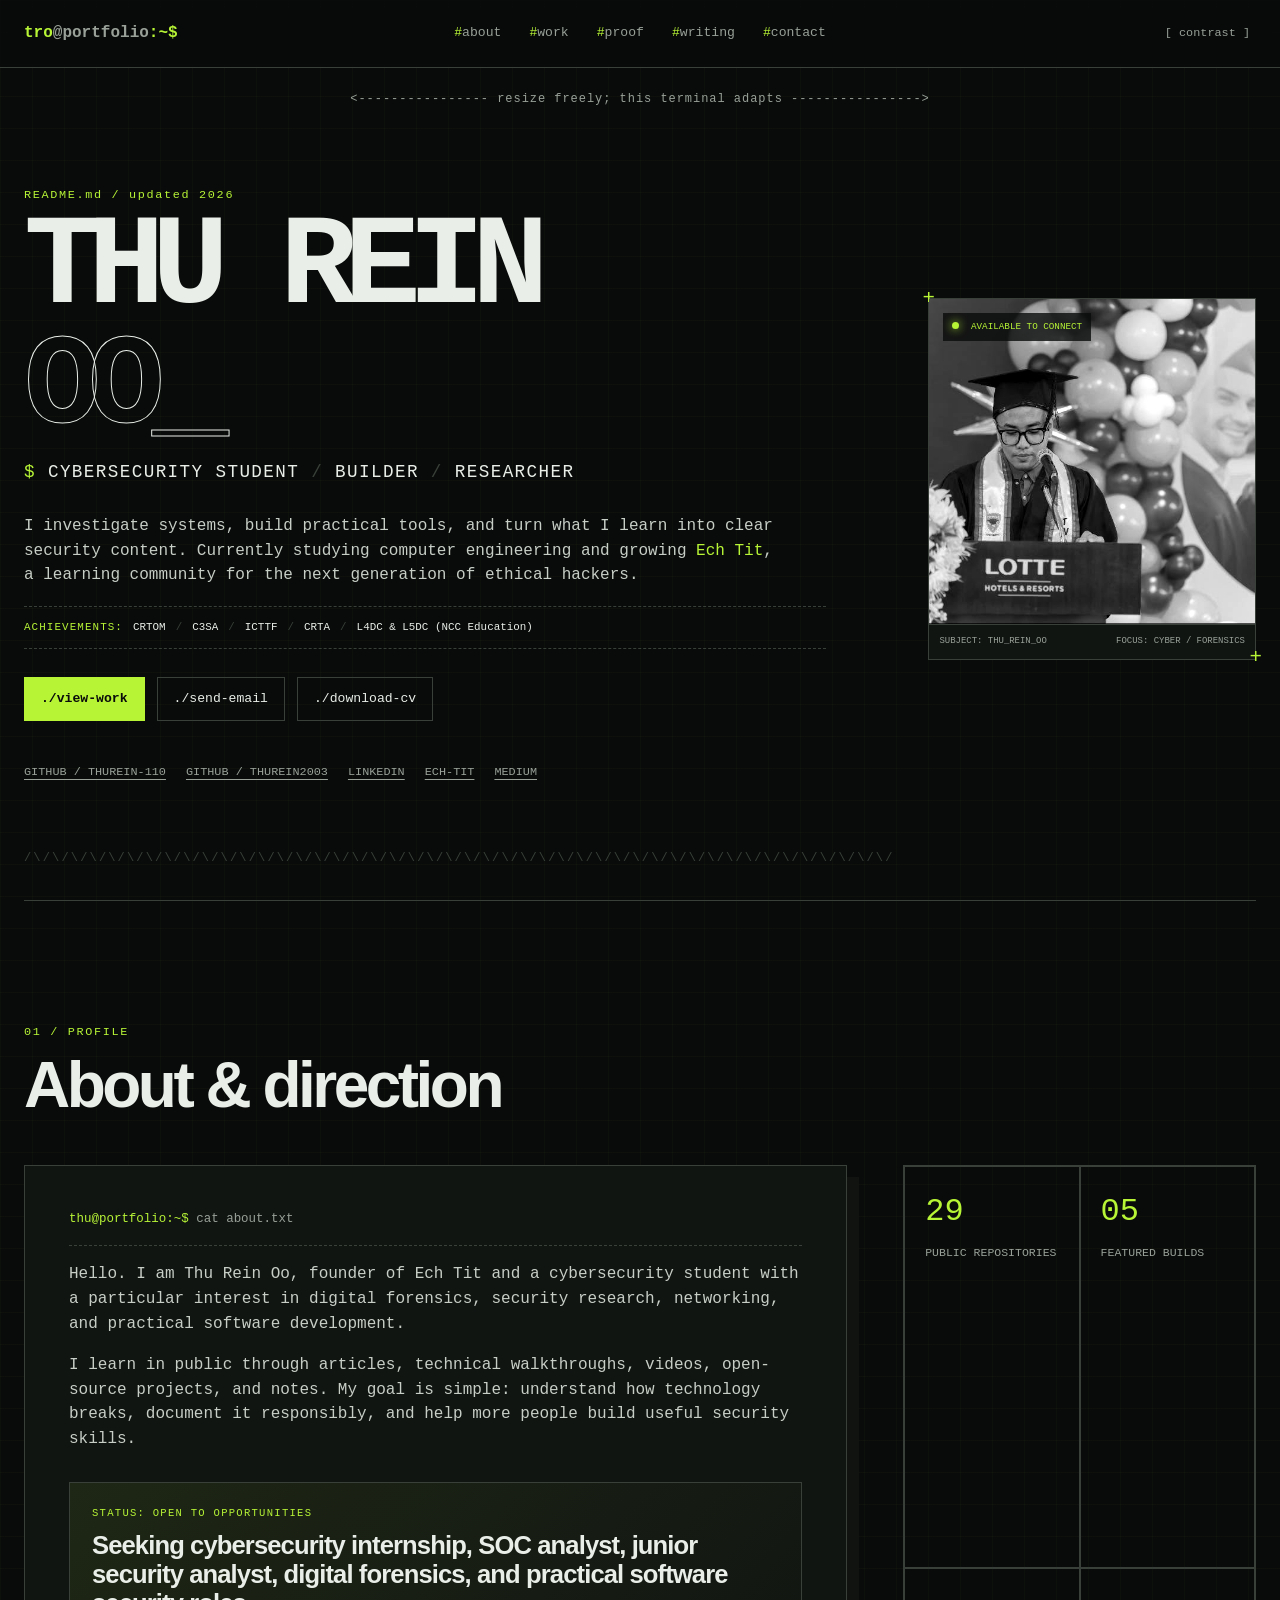
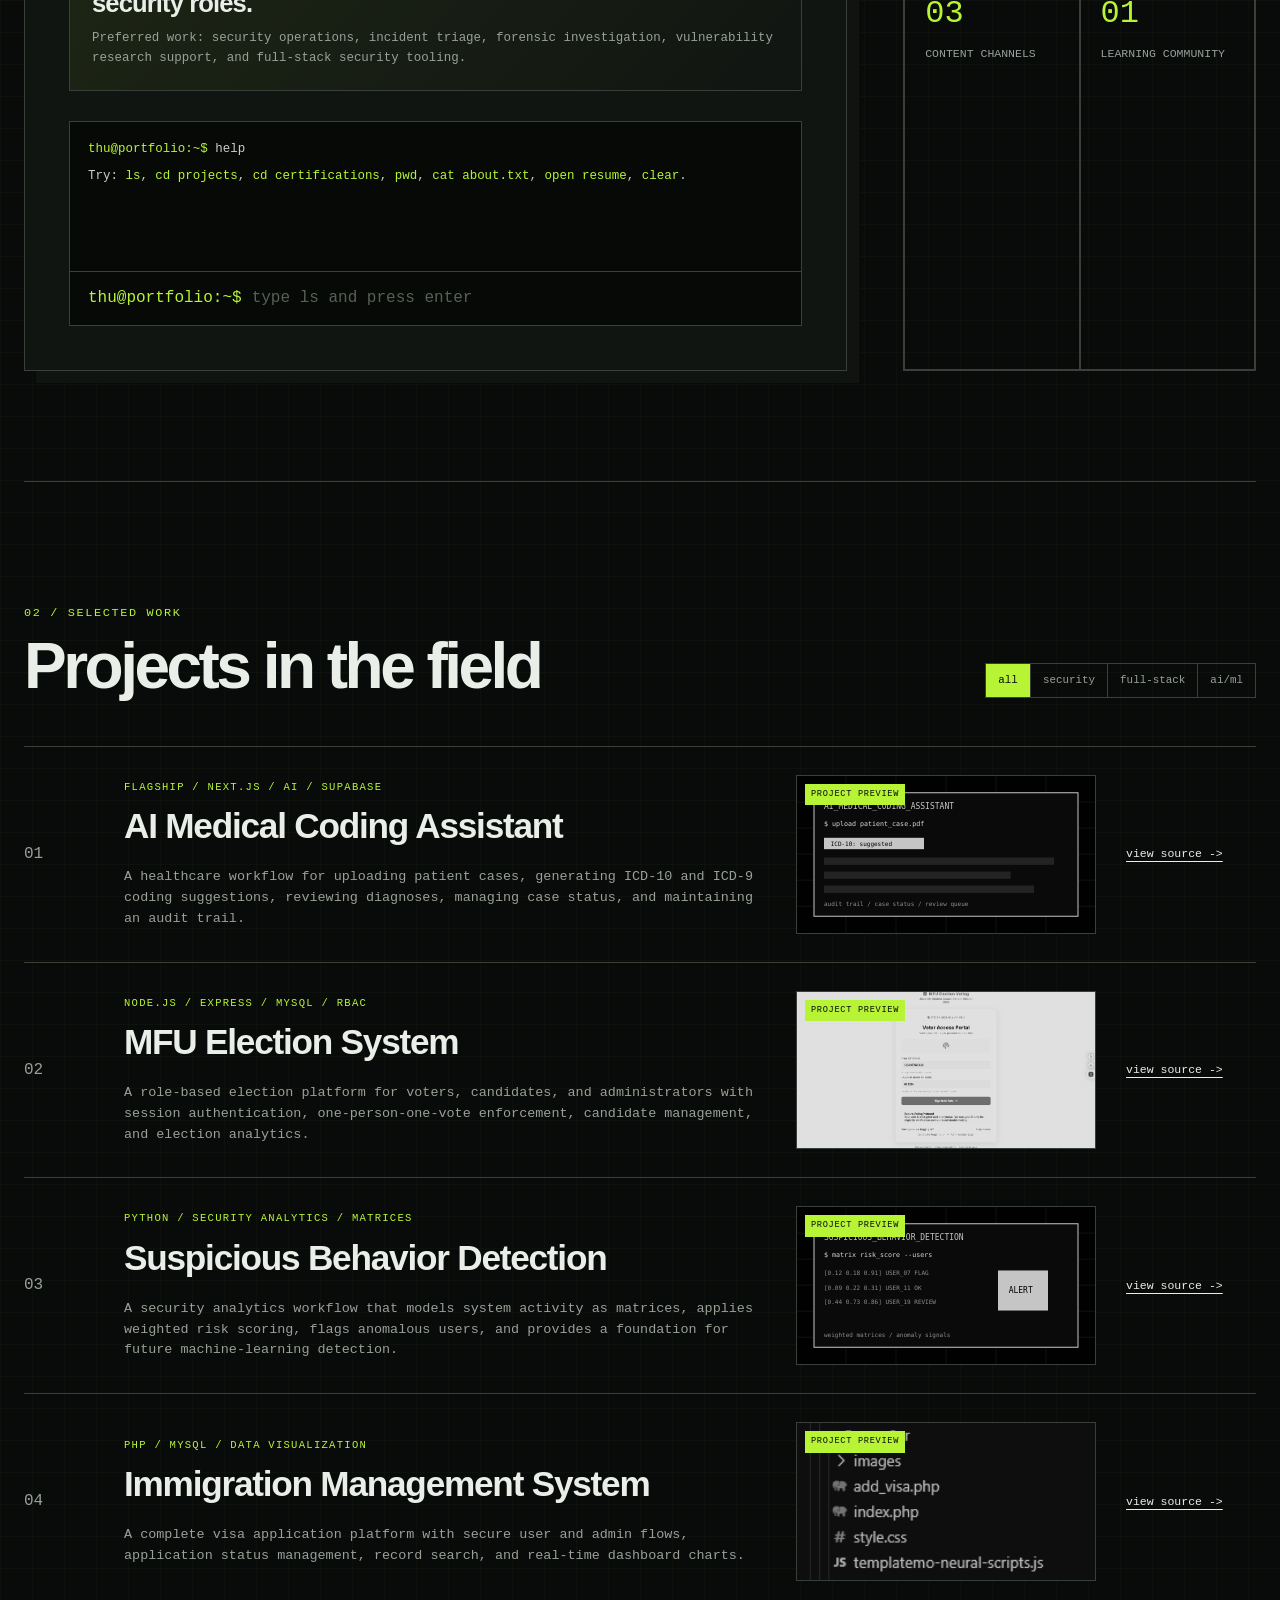
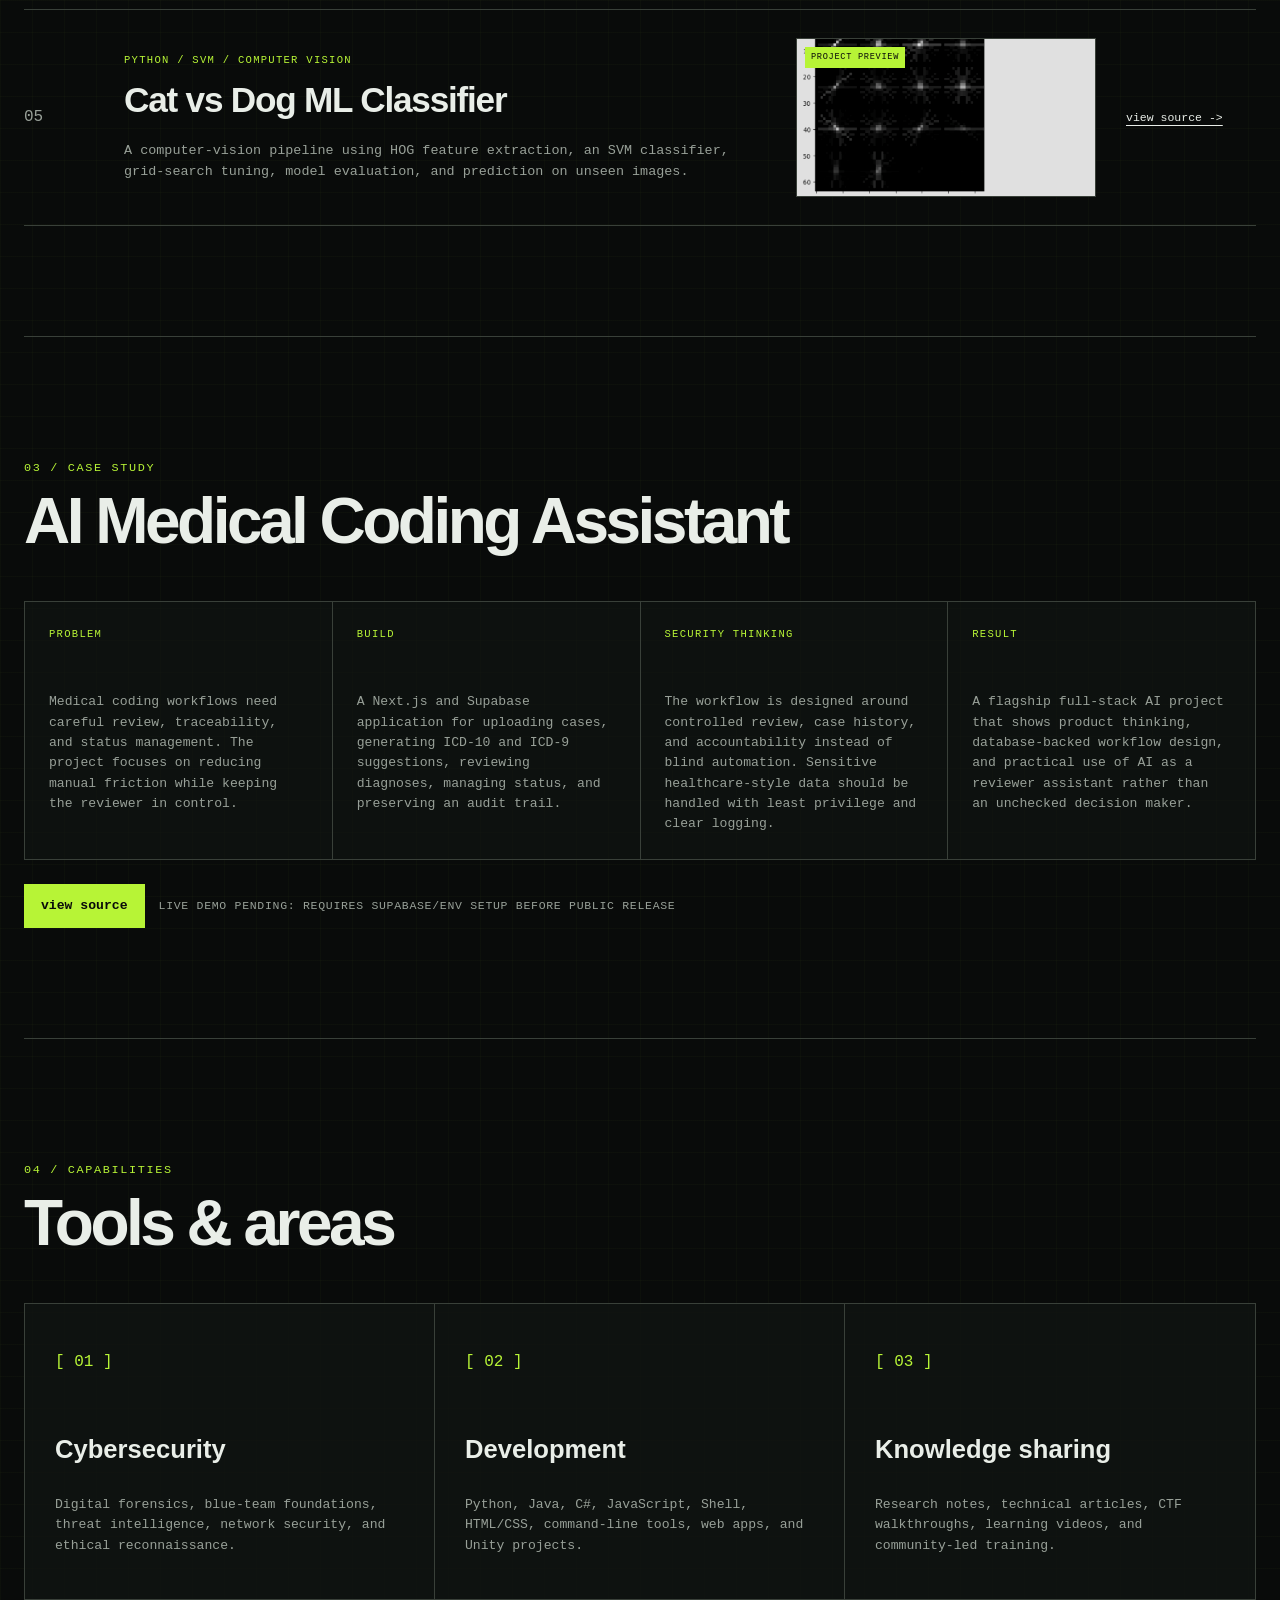
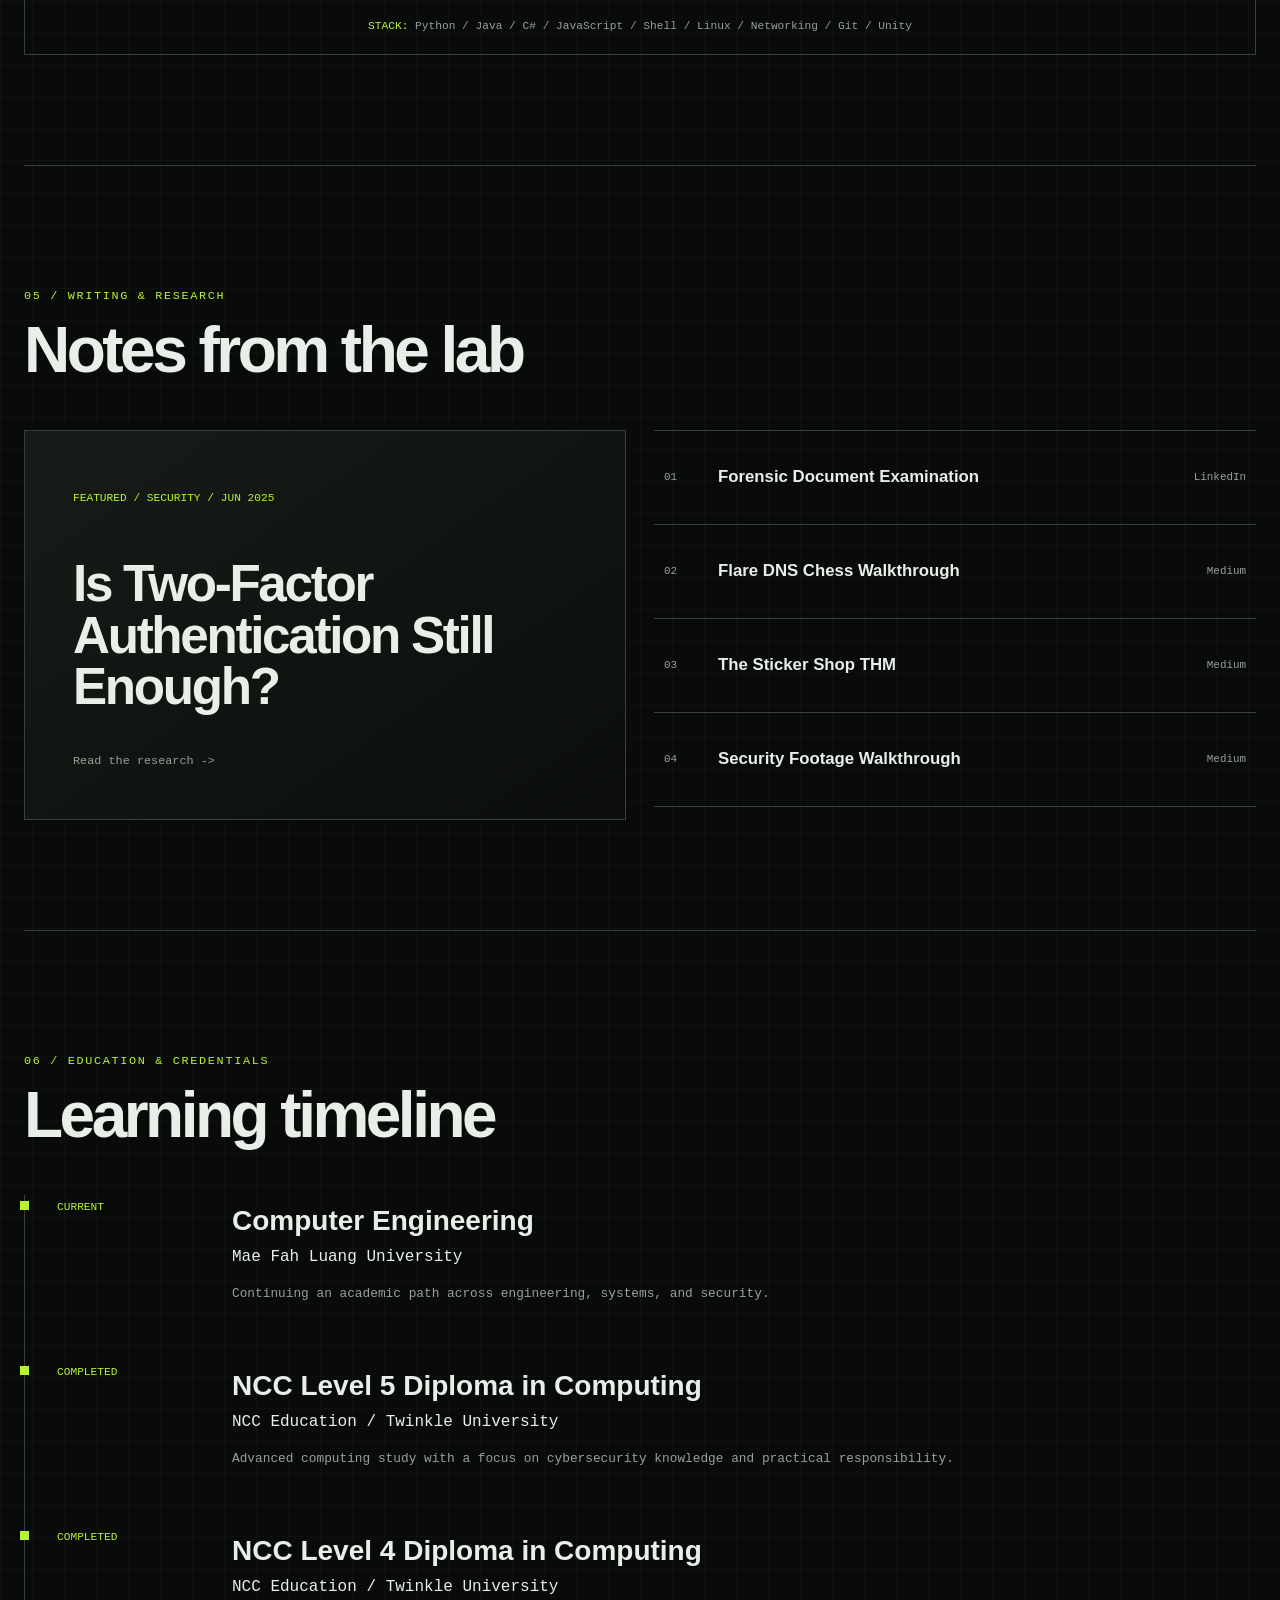
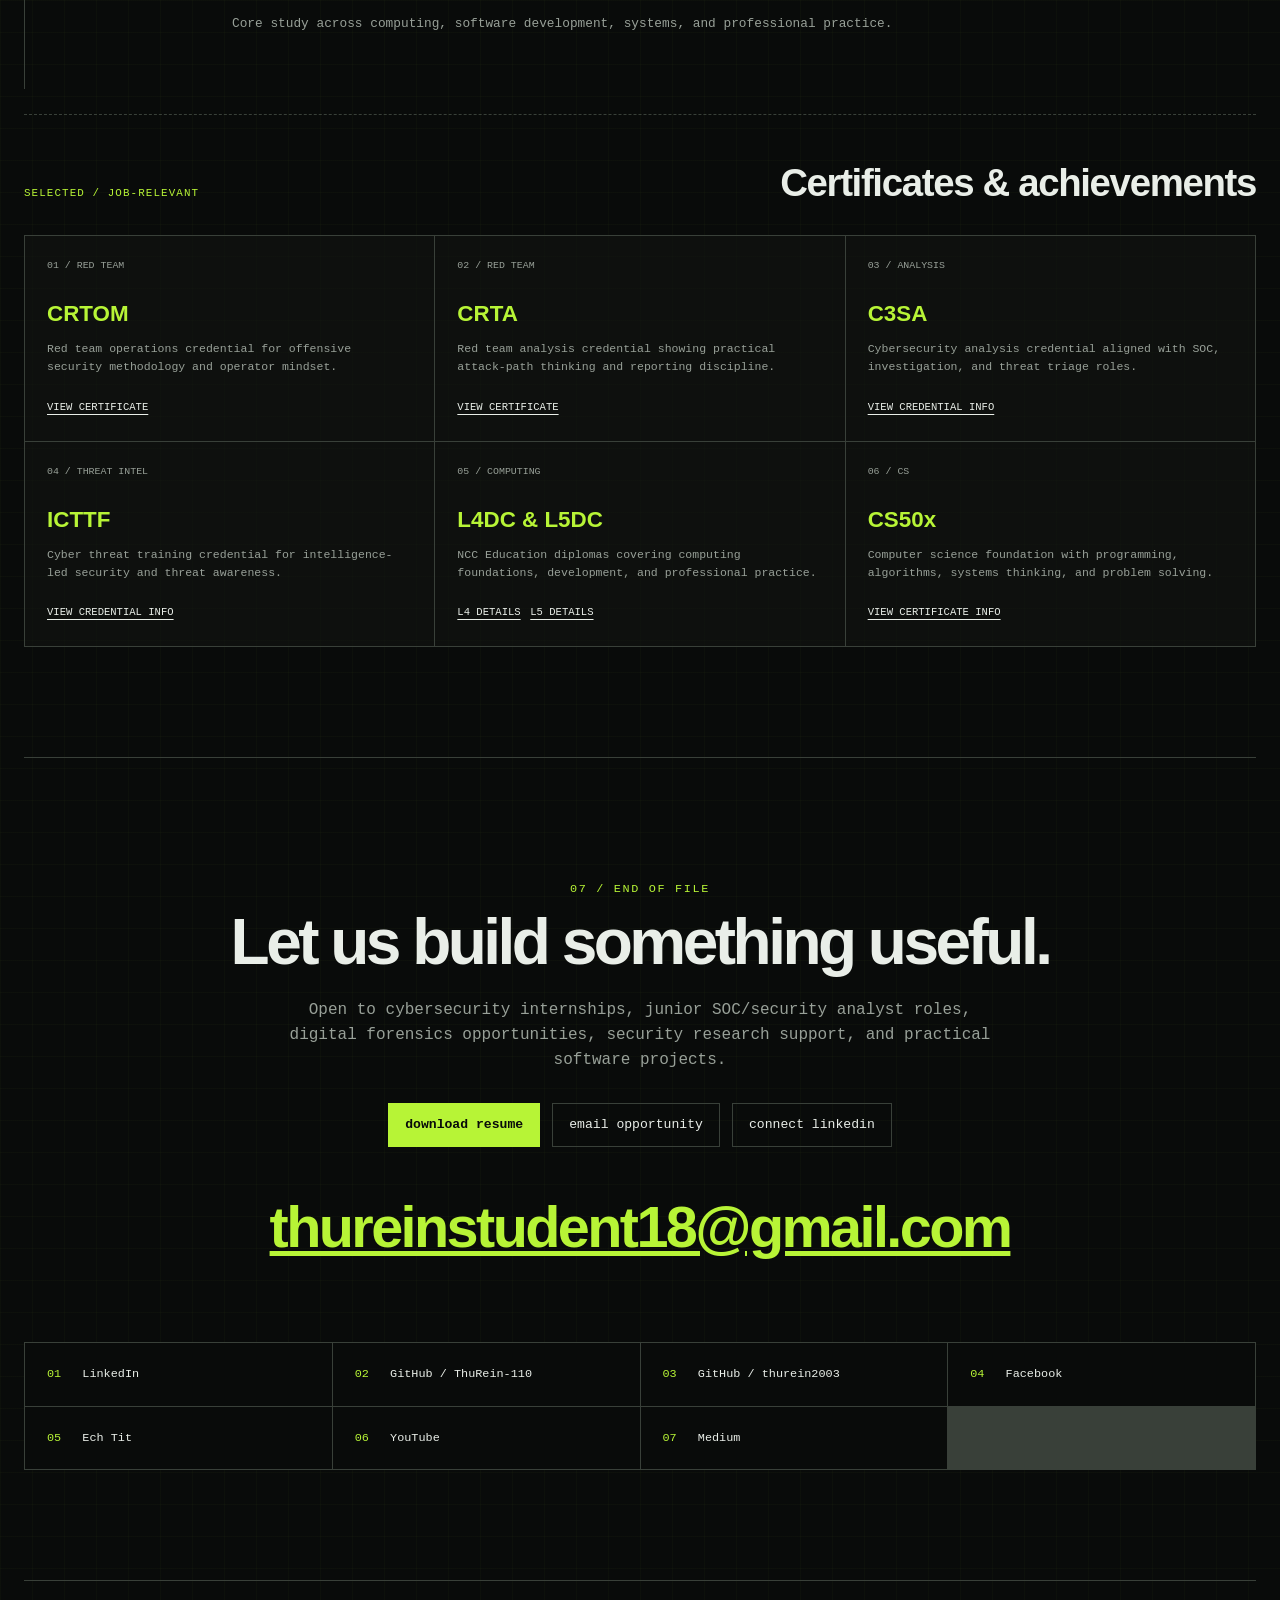
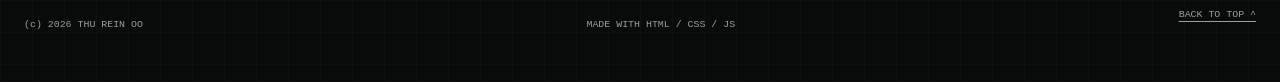
<file: index.html>
<!doctype html>
<html lang="en">
<head>
  <meta charset="UTF-8">
  <meta name="viewport" content="width=device-width, initial-scale=1.0">
  <meta name="description" content="Thu Rein Oo - cybersecurity student, builder, researcher, and founder of Ech Tit.">
  <meta name="theme-color" content="#090b0a">
  <meta property="og:type" content="website">
  <meta property="og:title" content="Thu Rein Oo // Cybersecurity Portfolio">
  <meta property="og:description" content="Cybersecurity student, builder, researcher, and founder of Ech Tit.">
  <meta property="og:url" content="https://thurein.vercel.app/">
  <meta property="og:image" content="https://thurein.vercel.app/img/485306894_638603555700182_6332529913527432435_n.jpeg">
  <meta name="twitter:card" content="summary_large_image">
  <meta name="twitter:title" content="Thu Rein Oo // Cybersecurity Portfolio">
  <meta name="twitter:description" content="Cybersecurity student, builder, researcher, and founder of Ech Tit.">
  <meta name="twitter:image" content="https://thurein.vercel.app/img/485306894_638603555700182_6332529913527432435_n.jpeg">
  <link rel="icon" href="data:image/svg+xml,%3Csvg xmlns='http://www.w3.org/2000/svg' viewBox='0 0 64 64'%3E%3Crect width='64' height='64' fill='%23090b0a'/%3E%3Cpath d='M14 16h36v8H36v24h-8V24H14z' fill='%23b7f436'/%3E%3C/svg%3E">
  <title>Thu Rein Oo // Cybersecurity Portfolio</title>
  <link rel="stylesheet" href="styles.css">
</head>
<body>
  <a class="skip-link" href="#main">Skip to content</a>

  <header class="site-header">
    <a class="wordmark" href="#top" aria-label="Back to top">tro<span>@portfolio</span>:~$</a>
    <nav aria-label="Primary navigation">
      <a href="#about">about</a>
      <a href="#work">work</a>
      <a href="#proof">proof</a>
      <a href="#writing">writing</a>
      <a href="#contact">contact</a>
    </nav>
    <button class="theme-toggle" type="button" aria-label="Toggle high contrast" aria-pressed="false">[ contrast ]</button>
  </header>

  <main id="main">
    <section class="hero" id="top">
      <div class="resize-note" aria-hidden="true">&lt;---------------- resize freely; this terminal adapts ----------------&gt;</div>
      <div class="hero-grid">
        <div class="hero-copy">
          <p class="eyebrow">README.md / updated 2026</p>
          <h1 class="ascii-name" aria-label="Thu Rein Oo">
            <span>THU REIN</span>
            <span>OO_</span>
          </h1>
          <p class="role"><span class="prompt">$</span> cybersecurity student <span class="dim">/</span> builder <span class="dim">/</span> researcher</p>
          <p class="intro">I investigate systems, build practical tools, and turn what I learn into clear security content. Currently studying computer engineering and growing <strong>Ech Tit</strong>, a learning community for the next generation of ethical hackers.</p>
          <div class="achievement-line" aria-label="Selected achievements">
            <span>ACHIEVEMENTS:</span>
            <strong>CRTOM</strong><i>/</i><strong>C3SA</strong><i>/</i><strong>ICTTF</strong><i>/</i><strong>CRTA</strong><i>/</i><strong>L4DC &amp; L5DC (NCC Education)</strong>
          </div>
          <div class="hero-actions">
            <a class="button primary" href="#work">./view-work</a>
            <a class="button" href="mailto:thureinstudent18@gmail.com">./send-email</a>
            <a class="button" href="resume/thu-rein-oo-resume.pdf" download>./download-cv</a>
          </div>
          <ul class="quick-links" aria-label="Social links">
            <li><a href="https://github.com/ThuRein-110" target="_blank" rel="noreferrer">github / ThuRein-110</a></li>
            <li><a href="https://github.com/thurein2003" target="_blank" rel="noreferrer">github / thurein2003</a></li>
            <li><a href="https://www.linkedin.com/in/thureinoo2003/" target="_blank" rel="noreferrer">linkedin</a></li>
            <li><a href="https://www.facebook.com/echtit1" target="_blank" rel="noreferrer">ech-tit</a></li>
            <li><a href="https://medium.com/@echtit" target="_blank" rel="noreferrer">medium</a></li>
          </ul>
        </div>

        <figure class="portrait-frame">
          <div class="portrait-status"><span class="status-dot"></span> AVAILABLE TO CONNECT</div>
          <img src="img/485306894_638603555700182_6332529913527432435_n.jpeg" alt="Portrait of Thu Rein Oo">
          <figcaption>
            <span>SUBJECT: THU_REIN_OO</span>
            <span>FOCUS: CYBER / FORENSICS</span>
          </figcaption>
        </figure>
      </div>
      <div class="signal-line" aria-hidden="true">/\/\/\/\/\/\/\/\/\/\/\/\/\/\/\/\/\/\/\/\/\/\/\/\/\/\/\/\/\/\/\/\/\/\/\/\/\/\/\/\/\/\/\/\/\/\/</div>
    </section>

    <section class="section" id="about">
      <div class="section-heading">
        <p>01 / PROFILE</p>
        <h2>About &amp; direction</h2>
      </div>
      <div class="about-grid">
        <div class="terminal-block">
          <p><span class="prompt">thu@portfolio:~$</span> cat about.txt</p>
          <p>Hello. I am Thu Rein Oo, founder of Ech Tit and a cybersecurity student with a particular interest in digital forensics, security research, networking, and practical software development.</p>
          <p>I learn in public through articles, technical walkthroughs, videos, open-source projects, and notes. My goal is simple: understand how technology breaks, document it responsibly, and help more people build useful security skills.</p>
          <div class="looking-card" aria-label="Current job target">
            <p>STATUS: OPEN TO OPPORTUNITIES</p>
            <strong>Seeking cybersecurity internship, SOC analyst, junior security analyst, digital forensics, and practical software security roles.</strong>
            <span>Preferred work: security operations, incident triage, forensic investigation, vulnerability research support, and full-stack security tooling.</span>
          </div>
          <div class="mini-terminal" aria-label="Interactive portfolio terminal">
            <div class="terminal-output" id="terminal-output" aria-live="polite">
              <p><span class="prompt">thu@portfolio:~$</span> help</p>
              <p>Try: <code>ls</code>, <code>cd projects</code>, <code>cd certifications</code>, <code>pwd</code>, <code>cat about.txt</code>, <code>open resume</code>, <code>clear</code>.</p>
            </div>
            <form class="terminal-form" id="terminal-form" autocomplete="off">
              <label class="terminal-prompt" id="terminal-prompt" for="terminal-input">thu@portfolio:~$</label>
              <input id="terminal-input" name="command" type="text" spellcheck="false" aria-label="Type a portfolio terminal command" placeholder="type ls and press enter">
            </form>
          </div>
        </div>
        <aside class="facts" aria-label="Quick facts">
          <div><span>29</span><p>public repositories</p></div>
          <div><span>05</span><p>featured builds</p></div>
          <div><span>03</span><p>content channels</p></div>
          <div><span>01</span><p>learning community</p></div>
        </aside>
      </div>
    </section>

    <section class="section" id="work">
      <div class="section-heading heading-row">
        <div>
          <p>02 / SELECTED WORK</p>
          <h2>Projects in the field</h2>
        </div>
        <div class="filters" role="group" aria-label="Filter projects">
          <button class="filter active" type="button" data-filter="all">all</button>
          <button class="filter" type="button" data-filter="security">security</button>
          <button class="filter" type="button" data-filter="fullstack">full-stack</button>
          <button class="filter" type="button" data-filter="ai">ai/ml</button>
        </div>
      </div>

      <div class="project-list">
        <article class="project" data-category="ai fullstack">
          <p class="project-no">01</p>
          <div><p class="project-meta">FLAGSHIP / NEXT.JS / AI / SUPABASE</p><h3>AI Medical Coding Assistant</h3><p>A healthcare workflow for uploading patient cases, generating ICD-10 and ICD-9 coding suggestions, reviewing diagnoses, managing case status, and maintaining an audit trail.</p></div>
          <figure class="project-shot">
            <img src="assets/project-ai-medical.svg" alt="Preview card for AI Medical Coding Assistant" loading="lazy">
          </figure>
          <a href="https://github.com/ThuRein-110/Ai-Medical-Coding-Assistant" target="_blank" rel="noreferrer" aria-label="View AI Medical Coding Assistant on GitHub">view source -&gt;</a>
        </article>
        <article class="project" data-category="fullstack">
          <p class="project-no">02</p>
          <div><p class="project-meta">NODE.JS / EXPRESS / MYSQL / RBAC</p><h3>MFU Election System</h3><p>A role-based election platform for voters, candidates, and administrators with session authentication, one-person-one-vote enforcement, candidate management, and election analytics.</p></div>
          <figure class="project-shot">
            <img src="assets/mfu-election-login.jpg" alt="Screenshot from the MFU Election System login interface" loading="lazy">
          </figure>
          <a href="https://github.com/ThuRein-110/SecondYearWebDev-Project-MFU-election-" target="_blank" rel="noreferrer" aria-label="View MFU Election System on GitHub">view source -&gt;</a>
        </article>
        <article class="project" data-category="security ai">
          <p class="project-no">03</p>
          <div><p class="project-meta">PYTHON / SECURITY ANALYTICS / MATRICES</p><h3>Suspicious Behavior Detection</h3><p>A security analytics workflow that models system activity as matrices, applies weighted risk scoring, flags anomalous users, and provides a foundation for future machine-learning detection.</p></div>
          <figure class="project-shot">
            <img src="assets/project-suspicious-behavior.svg" alt="Preview card for Suspicious Behavior Detection" loading="lazy">
          </figure>
          <a href="https://github.com/ThuRein-110/Applying-Matrix-Operations-to-Detect-Suspicious-Behavior-in-Systems-Python-Based" target="_blank" rel="noreferrer" aria-label="View Suspicious Behavior Detection on GitHub">view source -&gt;</a>
        </article>
        <article class="project" data-category="fullstack">
          <p class="project-no">04</p>
          <div><p class="project-meta">PHP / MYSQL / DATA VISUALIZATION</p><h3>Immigration Management System</h3><p>A complete visa application platform with secure user and admin flows, application status management, record search, and real-time dashboard charts.</p></div>
          <figure class="project-shot">
            <img src="assets/immigration-preview.png" alt="Screenshot asset from the Immigration Management System" loading="lazy">
          </figure>
          <a href="https://github.com/ThuRein-110/Database-Final-Project" target="_blank" rel="noreferrer" aria-label="View Immigration Management System on GitHub">view source -&gt;</a>
        </article>
        <article class="project" data-category="ai">
          <p class="project-no">05</p>
          <div><p class="project-meta">PYTHON / SVM / COMPUTER VISION</p><h3>Cat vs Dog ML Classifier</h3><p>A computer-vision pipeline using HOG feature extraction, an SVM classifier, grid-search tuning, model evaluation, and prediction on unseen images.</p></div>
          <figure class="project-shot">
            <img src="assets/cat-dog-hog-output.png" alt="HOG feature output from the Cat vs Dog ML Classifier" loading="lazy">
          </figure>
          <a href="https://github.com/ThuRein-110/Cat-Dog-classifying-with-MachineLearning" target="_blank" rel="noreferrer" aria-label="View Cat vs Dog ML Classifier on GitHub">view source -&gt;</a>
        </article>
      </div>
    </section>

    <section class="section case-study" id="case-study">
      <div class="section-heading">
        <p>03 / CASE STUDY</p>
        <h2>AI Medical Coding Assistant</h2>
      </div>
      <div class="case-grid">
        <article>
          <span>PROBLEM</span>
          <p>Medical coding workflows need careful review, traceability, and status management. The project focuses on reducing manual friction while keeping the reviewer in control.</p>
        </article>
        <article>
          <span>BUILD</span>
          <p>A Next.js and Supabase application for uploading cases, generating ICD-10 and ICD-9 suggestions, reviewing diagnoses, managing status, and preserving an audit trail.</p>
        </article>
        <article>
          <span>SECURITY THINKING</span>
          <p>The workflow is designed around controlled review, case history, and accountability instead of blind automation. Sensitive healthcare-style data should be handled with least privilege and clear logging.</p>
        </article>
        <article>
          <span>RESULT</span>
          <p>A flagship full-stack AI project that shows product thinking, database-backed workflow design, and practical use of AI as a reviewer assistant rather than an unchecked decision maker.</p>
        </article>
      </div>
      <div class="case-actions">
        <a class="button primary" href="https://github.com/ThuRein-110/Ai-Medical-Coding-Assistant" target="_blank" rel="noreferrer">view source</a>
        <span class="demo-note">live demo pending: requires Supabase/env setup before public release</span>
      </div>
    </section>

    <section class="section skills-section" id="skills">
      <div class="section-heading">
        <p>04 / CAPABILITIES</p>
        <h2>Tools &amp; areas</h2>
      </div>
      <div class="skills-grid">
        <article><p class="skill-icon">[ 01 ]</p><h3>Cybersecurity</h3><p>Digital forensics, blue-team foundations, threat intelligence, network security, and ethical reconnaissance.</p></article>
        <article><p class="skill-icon">[ 02 ]</p><h3>Development</h3><p>Python, Java, C#, JavaScript, Shell, HTML/CSS, command-line tools, web apps, and Unity projects.</p></article>
        <article><p class="skill-icon">[ 03 ]</p><h3>Knowledge sharing</h3><p>Research notes, technical articles, CTF walkthroughs, learning videos, and community-led training.</p></article>
      </div>
      <p class="skill-stack"><span>STACK:</span> Python / Java / C# / JavaScript / Shell / Linux / Networking / Git / Unity</p>
    </section>

    <section class="section" id="writing">
      <div class="section-heading">
        <p>05 / WRITING &amp; RESEARCH</p>
        <h2>Notes from the lab</h2>
      </div>
      <div class="writing-grid">
        <a class="featured-article" href="https://www.linkedin.com/pulse/two-factor-authentication-2fa-still-enough-2025-thu-rein-oo-eaduc/" target="_blank" rel="noreferrer">
          <p>FEATURED / SECURITY / JUN 2025</p>
          <h3>Is Two-Factor Authentication Still Enough?</h3>
          <span>Read the research -&gt;</span>
        </a>
        <div class="article-index">
          <a href="https://www.linkedin.com/pulse/forensic-document-examination-fde-how-properly-destroy-thu-rein-oo-k6jkc/" target="_blank" rel="noreferrer"><span>01</span><strong>Forensic Document Examination</strong><em>LinkedIn</em></a>
          <a href="https://medium.com/@echtit/flare-dns-chess-walkthrough-a3030fea4098" target="_blank" rel="noreferrer"><span>02</span><strong>Flare DNS Chess Walkthrough</strong><em>Medium</em></a>
          <a href="https://medium.com/@echtit/the-sticker-shop-thm-walkthrough-8e6a545540b9" target="_blank" rel="noreferrer"><span>03</span><strong>The Sticker Shop THM</strong><em>Medium</em></a>
          <a href="https://medium.com/@echtit/security-footage-walk-through-7d8b45dab0d8" target="_blank" rel="noreferrer"><span>04</span><strong>Security Footage Walkthrough</strong><em>Medium</em></a>
        </div>
      </div>
    </section>

    <section class="section" id="education">
      <div class="section-heading">
        <p>06 / EDUCATION &amp; CREDENTIALS</p>
        <h2>Learning timeline</h2>
      </div>
      <div class="timeline">
        <article>
          <p class="time">CURRENT</p>
          <div><h3>Computer Engineering</h3><p>Mae Fah Luang University</p><span>Continuing an academic path across engineering, systems, and security.</span></div>
        </article>
        <article>
          <p class="time">COMPLETED</p>
          <div><h3>NCC Level 5 Diploma in Computing</h3><p>NCC Education / Twinkle University</p><span>Advanced computing study with a focus on cybersecurity knowledge and practical responsibility.</span></div>
        </article>
        <article>
          <p class="time">COMPLETED</p>
          <div><h3>NCC Level 4 Diploma in Computing</h3><p>NCC Education / Twinkle University</p><span>Core study across computing, software development, systems, and professional practice.</span></div>
        </article>
      </div>
      <div class="credential-heading">
        <p>SELECTED / JOB-RELEVANT</p>
        <h3>Certificates &amp; achievements</h3>
      </div>
      <div class="credential-grid" id="proof" aria-label="Selected certificates and achievements">
        <article><span>01 / RED TEAM</span><strong>CRTOM</strong><p>Red team operations credential for offensive security methodology and operator mindset.</p><a href="https://courses.redteamleaders.com/exam-completion/e2f2ae84c3c0caf1" target="_blank" rel="noreferrer">view certificate</a></article>
        <article><span>02 / RED TEAM</span><strong>CRTA</strong><p>Red team analysis credential showing practical attack-path thinking and reporting discipline.</p><a href="https://labs.cyberwarfare.live/credential/achievement/690813f62dc1cc412983e712" target="_blank" rel="noreferrer">view certificate</a></article>
        <article><span>03 / ANALYSIS</span><strong>C3SA</strong><p>Cybersecurity analysis credential aligned with SOC, investigation, and threat triage roles.</p><a href="https://cyberwarfare.live/product/cyber-security-analyst-c3sa/" target="_blank" rel="noreferrer">view credential info</a></article>
        <article><span>04 / THREAT INTEL</span><strong>ICTTF</strong><p>Cyber threat training credential for intelligence-led security and threat awareness.</p><a href="https://community.icttf.org/course/ransomware-uncovered-specialist-certificate" target="_blank" rel="noreferrer">view credential info</a></article>
        <article><span>05 / COMPUTING</span><strong>L4DC &amp; L5DC</strong><p>NCC Education diplomas covering computing foundations, development, and professional practice.</p><a href="https://twinklecollege.com/ncc-l4.html" target="_blank" rel="noreferrer">L4 details</a> <a href="https://www.twinklecollege.com/ncc-l5.html" target="_blank" rel="noreferrer">L5 details</a></article>
        <article><span>06 / CS</span><strong>CS50x</strong><p>Computer science foundation with programming, algorithms, systems thinking, and problem solving.</p><a href="https://cs50.harvard.edu/x/2025/certificate/" target="_blank" rel="noreferrer">view certificate info</a></article>
      </div>
    </section>

    <section class="contact section" id="contact">
      <p class="eyebrow">07 / END OF FILE</p>
      <h2>Let us build something useful.</h2>
      <p>Open to cybersecurity internships, junior SOC/security analyst roles, digital forensics opportunities, security research support, and practical software projects.</p>
      <div class="contact-actions" aria-label="Primary contact actions">
        <a class="button primary" href="resume/thu-rein-oo-resume.pdf" download>download resume</a>
        <a class="button" href="mailto:thureinstudent18@gmail.com?subject=Portfolio%20opportunity%20for%20Thu%20Rein%20Oo">email opportunity</a>
        <a class="button" href="https://www.linkedin.com/in/thureinoo2003/" target="_blank" rel="noreferrer">connect linkedin</a>
      </div>
      <a class="big-email" href="mailto:thureinstudent18@gmail.com">thureinstudent18@gmail.com</a>
      <div class="social-directory">
        <a href="https://www.linkedin.com/in/thureinoo2003/" target="_blank" rel="noreferrer"><span>01</span> LinkedIn</a>
        <a href="https://github.com/ThuRein-110" target="_blank" rel="noreferrer"><span>02</span> GitHub / ThuRein-110</a>
        <a href="https://github.com/thurein2003" target="_blank" rel="noreferrer"><span>03</span> GitHub / thurein2003</a>
        <a href="https://www.facebook.com/Thureinoo.EchTi" target="_blank" rel="noreferrer"><span>04</span> Facebook</a>
        <a href="https://www.facebook.com/echtit1" target="_blank" rel="noreferrer"><span>05</span> Ech Tit</a>
        <a href="https://www.youtube.com/@ThuReinOoTech" target="_blank" rel="noreferrer"><span>06</span> YouTube</a>
        <a href="https://medium.com/@echtit" target="_blank" rel="noreferrer"><span>07</span> Medium</a>
      </div>
    </section>
  </main>

  <footer>
    <p>(c) <span id="year">2026</span> THU REIN OO</p>
    <p>MADE WITH HTML / CSS / JS</p>
    <a href="#top">BACK TO TOP ^</a>
  </footer>

  <script src="script.js"></script>
</body>
</html>
</file>
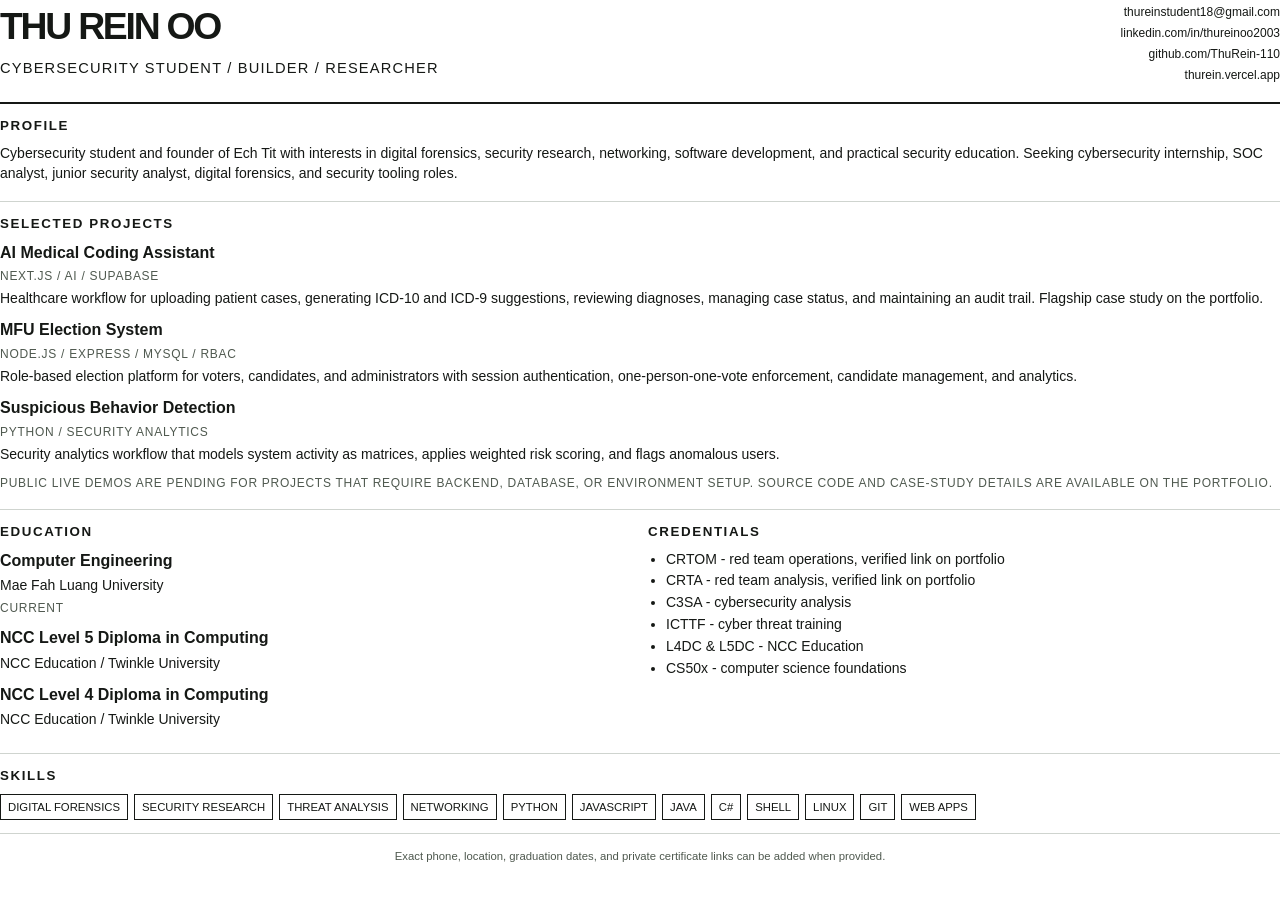
<file: resume/thu-rein-oo-resume.html>
<!doctype html>
<html lang="en">
<head>
  <meta charset="UTF-8">
  <meta name="viewport" content="width=device-width, initial-scale=1.0">
  <title>Thu Rein Oo Resume</title>
  <style>
    @page { size: A4; margin: 14mm; }
    * { box-sizing: border-box; }
    body { margin: 0; color: #151815; font-family: Arial, Helvetica, sans-serif; font-size: 10.5pt; line-height: 1.42; }
    a { color: #151815; text-decoration: none; }
    header { display: grid; grid-template-columns: 1fr auto; gap: 20px; padding-bottom: 14px; border-bottom: 2px solid #151815; }
    h1 { margin: 0; font-size: 28pt; letter-spacing: -.06em; text-transform: uppercase; }
    .tagline { margin: 5px 0 0; font-size: 11pt; text-transform: uppercase; letter-spacing: .08em; }
    .contact { text-align: right; font-size: 9pt; }
    section { padding: 13px 0; border-bottom: 1px solid #cfd4cf; }
    h2 { margin: 0 0 8px; font-size: 10pt; letter-spacing: .12em; text-transform: uppercase; }
    h3 { margin: 0; font-size: 12pt; }
    p { margin: 4px 0; }
    ul { margin: 6px 0 0; padding-left: 18px; }
    li { margin: 2px 0; }
    .grid { display: grid; grid-template-columns: 1fr 1fr; gap: 16px; }
    .item { margin-bottom: 10px; }
    .meta { color: #4f594f; font-size: 9pt; text-transform: uppercase; letter-spacing: .06em; }
    .chips { display: flex; flex-wrap: wrap; gap: 6px; margin-top: 7px; }
    .chip { padding: 4px 7px; border: 1px solid #151815; font-size: 8.5pt; text-transform: uppercase; }
    .footer { padding-top: 10px; color: #4f594f; font-size: 8.5pt; text-align: center; }
  </style>
</head>
<body>
  <header>
    <div>
      <h1>Thu Rein Oo</h1>
      <p class="tagline">Cybersecurity Student / Builder / Researcher</p>
    </div>
    <div class="contact">
      <p><a href="mailto:thureinstudent18@gmail.com">thureinstudent18@gmail.com</a></p>
      <p><a href="https://www.linkedin.com/in/thureinoo2003/">linkedin.com/in/thureinoo2003</a></p>
      <p><a href="https://github.com/ThuRein-110">github.com/ThuRein-110</a></p>
      <p><a href="https://thurein.vercel.app/">thurein.vercel.app</a></p>
    </div>
  </header>

  <section>
    <h2>Profile</h2>
    <p>Cybersecurity student and founder of Ech Tit with interests in digital forensics, security research, networking, software development, and practical security education. Seeking cybersecurity internship, SOC analyst, junior security analyst, digital forensics, and security tooling roles.</p>
  </section>

  <section>
    <h2>Selected Projects</h2>
    <div class="item">
      <h3>AI Medical Coding Assistant</h3>
      <p class="meta">Next.js / AI / Supabase</p>
      <p>Healthcare workflow for uploading patient cases, generating ICD-10 and ICD-9 suggestions, reviewing diagnoses, managing case status, and maintaining an audit trail. Flagship case study on the portfolio.</p>
    </div>
    <div class="item">
      <h3>MFU Election System</h3>
      <p class="meta">Node.js / Express / MySQL / RBAC</p>
      <p>Role-based election platform for voters, candidates, and administrators with session authentication, one-person-one-vote enforcement, candidate management, and analytics.</p>
    </div>
    <div class="item">
      <h3>Suspicious Behavior Detection</h3>
      <p class="meta">Python / Security Analytics</p>
      <p>Security analytics workflow that models system activity as matrices, applies weighted risk scoring, and flags anomalous users.</p>
    </div>
    <p class="meta">Public live demos are pending for projects that require backend, database, or environment setup. Source code and case-study details are available on the portfolio.</p>
  </section>

  <section class="grid">
    <div>
      <h2>Education</h2>
      <div class="item">
        <h3>Computer Engineering</h3>
        <p>Mae Fah Luang University</p>
        <p class="meta">Current</p>
      </div>
      <div class="item">
        <h3>NCC Level 5 Diploma in Computing</h3>
        <p>NCC Education / Twinkle University</p>
      </div>
      <div class="item">
        <h3>NCC Level 4 Diploma in Computing</h3>
        <p>NCC Education / Twinkle University</p>
      </div>
    </div>
    <div>
      <h2>Credentials</h2>
      <ul>
        <li>CRTOM - red team operations, verified link on portfolio</li>
        <li>CRTA - red team analysis, verified link on portfolio</li>
        <li>C3SA - cybersecurity analysis</li>
        <li>ICTTF - cyber threat training</li>
        <li>L4DC &amp; L5DC - NCC Education</li>
        <li>CS50x - computer science foundations</li>
      </ul>
    </div>
  </section>

  <section>
    <h2>Skills</h2>
    <div class="chips">
      <span class="chip">Digital Forensics</span>
      <span class="chip">Security Research</span>
      <span class="chip">Threat Analysis</span>
      <span class="chip">Networking</span>
      <span class="chip">Python</span>
      <span class="chip">JavaScript</span>
      <span class="chip">Java</span>
      <span class="chip">C#</span>
      <span class="chip">Shell</span>
      <span class="chip">Linux</span>
      <span class="chip">Git</span>
      <span class="chip">Web Apps</span>
    </div>
  </section>

  <p class="footer">Exact phone, location, graduation dates, and private certificate links can be added when provided.</p>
</body>
</html>
</file>
<file: styles.css>
:root {
  --bg: #090b0a;
  --surface: #111512;
  --surface-2: #171c18;
  --ink: #e9eee8;
  --muted: #98a098;
  --line: #394039;
  --accent: #b7f436;
  --max: 1240px;
}

* { box-sizing: border-box; }
html { scroll-behavior: smooth; }
body {
  margin: 0;
  color: var(--ink);
  background:
    linear-gradient(rgba(183, 244, 54, .025) 1px, transparent 1px),
    linear-gradient(90deg, rgba(183, 244, 54, .025) 1px, transparent 1px),
    var(--bg);
  background-size: 32px 32px;
  font-family: "SFMono-Regular", Consolas, "Liberation Mono", Menlo, monospace;
  line-height: 1.55;
  overflow-x: hidden;
}

body.high-contrast { --bg: #000; --surface: #000; --surface-2: #090909; --ink: #fff; --muted: #c6c6c6; --line: #777; --accent: #fff; }
a { color: inherit; text-underline-offset: 4px; }
button { font: inherit; }
.skip-link { position: fixed; top: -60px; left: 16px; z-index: 100; padding: 10px 16px; background: var(--accent); color: #090b0a; }
.skip-link:focus { top: 16px; }

.site-header {
  position: sticky;
  top: 0;
  z-index: 20;
  height: 68px;
  display: grid;
  grid-template-columns: 1fr auto 1fr;
  align-items: center;
  width: 100%;
  padding: 0 max(24px, calc((100vw - var(--max)) / 2));
  border-bottom: 1px solid var(--line);
  background: rgba(9, 11, 10, .92);
  backdrop-filter: blur(14px);
}
.wordmark { font-weight: 700; text-decoration: none; color: var(--accent); }
.wordmark span { color: var(--muted); }
nav { display: flex; gap: 28px; }
nav a { color: var(--muted); text-decoration: none; font-size: .82rem; }
nav a::before { content: "#"; color: var(--accent); }
nav a:hover, nav a:focus-visible { color: var(--ink); }
.theme-toggle { justify-self: end; border: 0; color: var(--muted); background: none; cursor: pointer; font-size: .74rem; }
.theme-toggle:hover { color: var(--accent); }

main, footer { width: min(calc(100% - 48px), var(--max)); margin-inline: auto; }
.hero { min-height: calc(100vh - 68px); padding: 22px 0 32px; display: flex; flex-direction: column; justify-content: space-between; }
.resize-note, .signal-line { color: var(--muted); font-size: clamp(.55rem, 1vw, .75rem); white-space: nowrap; overflow: hidden; }
.resize-note { text-align: center; letter-spacing: .08em; }
.signal-line { letter-spacing: .18em; color: var(--line); }
.hero-grid { display: grid; grid-template-columns: 1.42fr .58fr; gap: clamp(40px, 8vw, 110px); align-items: center; padding: 5vh 0; }
.eyebrow, .section-heading > p, .section-heading div > p { color: var(--accent); font-size: .74rem; letter-spacing: .14em; }
.ascii-name { margin: 18px 0 24px; font-size: clamp(4rem, 10vw, 9rem); line-height: .72; letter-spacing: -.1em; text-transform: uppercase; }
.ascii-name span { display: block; }
.ascii-name span:last-child { color: transparent; -webkit-text-stroke: 1px var(--ink); margin-top: .22em; }
.role { font-size: clamp(.84rem, 1.5vw, 1.1rem); text-transform: uppercase; letter-spacing: .08em; }
.prompt { color: var(--accent); }
.dim { color: var(--line); }
.intro { max-width: 750px; margin: 28px 0; color: #c7cec6; font-family: ui-monospace, monospace; font-size: clamp(.96rem, 1.25vw, 1.12rem); }
.intro strong { color: var(--accent); font-weight: 500; }
.achievement-line { display: flex; flex-wrap: wrap; gap: 7px 10px; align-items: center; max-width: 820px; margin: -10px 0 28px; padding: 12px 0; border-top: 1px dashed var(--line); border-bottom: 1px dashed var(--line); font-size: .68rem; }
.achievement-line > span { color: var(--accent); letter-spacing: .1em; }
.achievement-line strong { font-weight: 500; }
.achievement-line i { color: var(--line); font-style: normal; }
.hero-actions { display: flex; flex-wrap: wrap; gap: 12px; }
.button { display: inline-block; padding: 11px 16px; border: 1px solid var(--line); text-decoration: none; font-size: .82rem; }
.button.primary { background: var(--accent); border-color: var(--accent); color: #090b0a; font-weight: 700; }
.button:hover, .button:focus-visible { border-color: var(--accent); }
.quick-links { display: flex; flex-wrap: wrap; gap: 20px; margin: 38px 0 0; padding: 0; list-style: none; }
.quick-links a { color: var(--muted); font-size: .74rem; text-transform: uppercase; }
.quick-links a:hover { color: var(--accent); }

.portrait-frame { position: relative; margin: 0; border: 1px solid var(--line); background: var(--surface); }
.portrait-frame::before, .portrait-frame::after { position: absolute; color: var(--accent); font-size: 1.3rem; line-height: 1; }
.portrait-frame::before { content: "+"; top: -10px; left: -7px; }
.portrait-frame::after { content: "+"; bottom: -10px; right: -7px; }
.portrait-frame img { display: block; width: 100%; aspect-ratio: 1 / 1; object-fit: contain; filter: grayscale(1) contrast(1.1); background: radial-gradient(circle, #283125, #0b0d0c 65%); }
.portrait-status { position: absolute; z-index: 2; top: 14px; left: 14px; padding: 7px 9px; color: var(--accent); background: rgba(9,11,10,.8); font-size: .58rem; }
.status-dot { display: inline-block; width: 7px; height: 7px; margin-right: 6px; border-radius: 50%; background: var(--accent); box-shadow: 0 0 10px var(--accent); }
.portrait-frame figcaption { display: flex; justify-content: space-between; gap: 10px; padding: 10px; color: var(--muted); font-size: .56rem; border-top: 1px solid var(--line); }

.section { padding: 110px 0; border-top: 1px solid var(--line); scroll-margin-top: 68px; }
.section-heading { margin-bottom: 48px; }
.section-heading h2, .contact h2 { margin: 5px 0 0; font-family: Arial, Helvetica, sans-serif; font-size: clamp(2.2rem, 5vw, 4.5rem); line-height: 1; letter-spacing: -.055em; }
.about-grid { display: grid; grid-template-columns: 1.4fr .6fr; gap: 56px; }
.terminal-block { padding: clamp(22px, 4vw, 44px); border: 1px solid var(--line); background: var(--surface); box-shadow: 12px 12px 0 #10130f; }
.terminal-block > p:not(:first-child):not(:last-child) { max-width: 820px; color: #c7cec6; }
.terminal-block > p:first-child { margin-top: 0; padding-bottom: 16px; border-bottom: 1px dashed var(--line); color: var(--muted); font-size: .78rem; }
.looking-card { margin: 30px 0; padding: 22px; border: 1px solid var(--line); background: linear-gradient(135deg, rgba(183, 244, 54, .08), rgba(17, 21, 18, .95)); }
.looking-card p { margin: 0 0 10px; color: var(--accent); font-size: .66rem; letter-spacing: .12em; }
.looking-card strong { display: block; max-width: 780px; font-family: Arial, Helvetica, sans-serif; font-size: clamp(1.25rem, 2vw, 1.9rem); line-height: 1.12; letter-spacing: -.035em; }
.looking-card span { display: block; max-width: 760px; margin-top: 12px; color: var(--muted); font-size: .78rem; }
.mini-terminal { margin-top: 30px; border: 1px solid var(--line); background: #070907; }
.terminal-output { min-height: 150px; max-height: 310px; overflow-y: auto; padding: 18px; border-bottom: 1px solid var(--line); color: #c7cec6; font-size: .78rem; }
.terminal-output p { margin: 0 0 8px; }
.terminal-output p:last-child { margin-bottom: 0; }
.terminal-output code { color: var(--accent); font-family: inherit; }
.terminal-output .terminal-muted { color: var(--muted); }
.terminal-output .terminal-error { color: #ff7b72; }
.terminal-output .terminal-success { color: var(--accent); }
.terminal-form { display: flex; align-items: center; gap: 8px; padding: 13px 18px; }
.terminal-prompt { flex: 0 0 auto; color: var(--accent); white-space: nowrap; }
.terminal-form input { width: 100%; border: 0; outline: 0; color: var(--ink); background: transparent; font: inherit; caret-color: var(--accent); }
.terminal-form input::placeholder { color: #566156; }
.blink { animation: blink 1.1s step-end infinite; }
@keyframes blink { 50% { opacity: 0; } }
.facts { display: grid; grid-template-columns: 1fr 1fr; border: 1px solid var(--line); }
.facts div { min-height: 130px; padding: 20px; border: 1px solid var(--line); }
.facts span { color: var(--accent); font-size: 2rem; }
.facts p { margin: 7px 0 0; color: var(--muted); font-size: .72rem; text-transform: uppercase; }

.heading-row { display: flex; align-items: end; justify-content: space-between; gap: 24px; }
.filters { display: flex; border: 1px solid var(--line); }
.filter { padding: 8px 12px; border: 0; border-right: 1px solid var(--line); color: var(--muted); background: transparent; cursor: pointer; font-size: .68rem; }
.filter:last-child { border-right: 0; }
.filter.active, .filter:hover { color: #090b0a; background: var(--accent); }
.project-list { border-top: 1px solid var(--line); }
.project { display: grid; grid-template-columns: 70px 1fr minmax(220px, 300px) auto; gap: 30px; align-items: center; min-height: 168px; padding: 28px 0; border-bottom: 1px solid var(--line); transition: background .2s, opacity .2s; }
.project:hover { background: linear-gradient(90deg, transparent, var(--surface), transparent); }
.project.hidden { display: none; }
.project-no { color: var(--muted); }
.project-meta { margin: 0 0 4px; color: var(--accent); font-size: .66rem; letter-spacing: .12em; }
.project h3 { margin: 0; font-family: Arial, Helvetica, sans-serif; font-size: clamp(1.4rem, 3vw, 2.2rem); letter-spacing: -.035em; }
.project div > p:last-child { max-width: 680px; margin-bottom: 0; color: var(--muted); font-size: .84rem; }
.project > a { min-width: 130px; color: var(--ink); font-size: .72rem; }
.project > a:hover { color: var(--accent); }
.project-shot { position: relative; margin: 0; border: 1px solid var(--line); background: #050605; overflow: hidden; }
.project-shot::before { content: "project preview"; position: absolute; z-index: 1; top: 8px; left: 8px; padding: 4px 6px; color: #090b0a; background: var(--accent); font-size: .54rem; text-transform: uppercase; letter-spacing: .08em; }
.project-shot img { display: block; width: 100%; aspect-ratio: 1.9 / 1; object-fit: cover; filter: grayscale(1) contrast(1.08); opacity: .88; }
.project:hover .project-shot img { filter: grayscale(.2) contrast(1.05); opacity: 1; }

.case-study { position: relative; }
.case-grid { display: grid; grid-template-columns: repeat(4, 1fr); border-top: 1px solid var(--line); border-left: 1px solid var(--line); }
.case-grid article { min-height: 250px; padding: 24px; border-right: 1px solid var(--line); border-bottom: 1px solid var(--line); background: rgba(17, 21, 18, .62); }
.case-grid span { display: block; color: var(--accent); font-size: .66rem; letter-spacing: .12em; }
.case-grid p { margin: 50px 0 0; color: var(--muted); font-size: .82rem; }
.case-actions { display: flex; flex-wrap: wrap; gap: 14px; align-items: center; margin-top: 24px; }
.demo-note { color: var(--muted); font-size: .72rem; text-transform: uppercase; letter-spacing: .06em; }

.skills-section { position: relative; }
.skills-grid { display: grid; grid-template-columns: repeat(3, 1fr); border: 1px solid var(--line); }
.skills-grid article { min-height: 280px; padding: 30px; border-right: 1px solid var(--line); background: rgba(17, 21, 18, .75); }
.skills-grid article:last-child { border: 0; }
.skill-icon { color: var(--accent); }
.skills-grid h3 { margin-top: 55px; font-family: Arial, Helvetica, sans-serif; font-size: 1.6rem; }
.skills-grid article > p:last-child { color: var(--muted); font-size: .82rem; }
.skill-stack { margin: 0; padding: 18px; border: 1px solid var(--line); border-top: 0; color: var(--muted); text-align: center; font-size: .7rem; }
.skill-stack span { color: var(--accent); }

.writing-grid { display: grid; grid-template-columns: 1fr 1fr; gap: 28px; }
.featured-article { min-height: 390px; display: flex; flex-direction: column; justify-content: space-between; padding: clamp(26px, 4vw, 48px); border: 1px solid var(--line); text-decoration: none; background: linear-gradient(145deg, var(--surface-2), #0b0e0c); }
.featured-article:hover { border-color: var(--accent); }
.featured-article > p { color: var(--accent); font-size: .7rem; }
.featured-article h3 { max-width: 600px; margin: auto 0; font-family: Arial, Helvetica, sans-serif; font-size: clamp(2rem, 4vw, 3.7rem); line-height: 1; letter-spacing: -.045em; }
.featured-article span { color: var(--muted); font-size: .74rem; }
.article-index { border-top: 1px solid var(--line); }
.article-index a { display: grid; grid-template-columns: 40px 1fr auto; gap: 14px; align-items: center; min-height: 94px; padding: 16px 10px; border-bottom: 1px solid var(--line); text-decoration: none; }
.article-index a:hover { background: var(--surface); }
.article-index span, .article-index em { color: var(--muted); font-size: .68rem; font-style: normal; }
.article-index strong { font-family: Arial, Helvetica, sans-serif; font-size: 1.05rem; }

.timeline { border-left: 1px solid var(--line); }
.timeline article { position: relative; display: grid; grid-template-columns: 150px 1fr; gap: 25px; padding: 4px 0 54px 32px; }
.timeline article::before { content: ""; position: absolute; left: -5px; top: 6px; width: 9px; height: 9px; background: var(--accent); }
.time { margin: 0; color: var(--accent); font-size: .7rem; }
.timeline h3 { margin: 0; font-family: Arial, Helvetica, sans-serif; font-size: 1.75rem; }
.timeline div p { margin: 3px 0 11px; }
.timeline div span { color: var(--muted); font-size: .8rem; }
.credential-heading { display: flex; align-items: end; justify-content: space-between; gap: 20px; margin-top: 25px; padding-top: 38px; border-top: 1px dashed var(--line); }
.credential-heading > p { color: var(--accent); font-size: .68rem; letter-spacing: .1em; }
.credential-heading h3 { margin: 0; font-family: Arial, Helvetica, sans-serif; font-size: clamp(1.6rem, 3vw, 2.5rem); letter-spacing: -.035em; }
.credential-grid { display: grid; grid-template-columns: repeat(3, 1fr); margin-top: 22px; border-top: 1px solid var(--line); border-left: 1px solid var(--line); }
.credential-grid article { min-height: 150px; padding: 22px; border-right: 1px solid var(--line); border-bottom: 1px solid var(--line); background: rgba(17, 21, 18, .6); }
.credential-grid span { display: block; color: var(--muted); font-size: .62rem; }
.credential-grid strong { display: block; margin-top: 24px; color: var(--accent); font-family: Arial, Helvetica, sans-serif; font-size: 1.4rem; }
.credential-grid p { margin: 8px 0 18px; color: var(--muted); font-size: .72rem; }
.credential-grid a { display: inline-block; margin-top: auto; color: var(--ink); font-size: .66rem; text-transform: uppercase; }
.credential-grid a:hover { color: var(--accent); }

.contact { text-align: center; }
.contact > p:not(.eyebrow) { max-width: 720px; margin: 24px auto; color: var(--muted); }
.contact-actions { display: flex; justify-content: center; flex-wrap: wrap; gap: 12px; margin: 30px auto 0; }
.big-email { display: inline-block; margin: 36px 0 70px; color: var(--accent); font-family: Arial, Helvetica, sans-serif; font-size: clamp(1.5rem, 4.5vw, 4rem); font-weight: 700; letter-spacing: -.045em; }
.social-directory { display: grid; grid-template-columns: repeat(4, 1fr); gap: 1px; padding: 1px; background: var(--line); text-align: left; }
.social-directory a { padding: 22px; background: var(--bg); text-decoration: none; font-size: .74rem; }
.social-directory span { color: var(--accent); margin-right: 14px; }
.social-directory a:hover { color: #090b0a; background: var(--accent); }
.social-directory a:hover span { color: #090b0a; }

footer { display: flex; justify-content: space-between; gap: 20px; padding: 26px 0 40px; border-top: 1px solid var(--line); color: var(--muted); font-size: .62rem; }

@media (max-width: 900px) {
  .site-header { grid-template-columns: 1fr auto; }
  nav { display: none; }
  .hero { min-height: auto; }
  .hero-grid { grid-template-columns: 1fr; padding: 70px 0; }
  .portrait-frame { width: min(100%, 420px); }
  .about-grid, .writing-grid { grid-template-columns: 1fr; }
  .skills-grid { grid-template-columns: 1fr; }
  .case-grid { grid-template-columns: repeat(2, 1fr); }
  .credential-grid { grid-template-columns: repeat(2, 1fr); }
  .project { grid-template-columns: 54px 1fr; }
  .project-shot, .project > a { grid-column: 2; }
  .skills-grid article { min-height: 230px; border-right: 0; border-bottom: 1px solid var(--line); }
  .skills-grid h3 { margin-top: 35px; }
}

@media (max-width: 640px) {
  main, footer { width: min(calc(100% - 28px), var(--max)); }
  .site-header { height: 58px; padding: 0 14px; }
  .theme-toggle { font-size: .62rem; }
  .resize-note { text-align: left; }
  .ascii-name { font-size: clamp(3.2rem, 21vw, 6rem); }
  .hero-grid { gap: 45px; padding: 48px 0; }
  .section { padding: 80px 0; scroll-margin-top: 58px; }
  .heading-row { display: block; }
  .filters { margin-top: 25px; width: fit-content; }
  .project { grid-template-columns: 38px 1fr; gap: 12px; }
  .project-shot, .project > a { grid-column: 2; }
  .facts { grid-template-columns: 1fr 1fr; }
  .facts div { min-height: 110px; padding: 14px; }
  .timeline article { grid-template-columns: 1fr; gap: 7px; padding-left: 24px; }
  .case-grid { grid-template-columns: 1fr; }
  .case-grid article { min-height: 190px; }
  .case-grid p { margin-top: 28px; }
  .credential-heading { display: block; }
  .credential-grid { grid-template-columns: 1fr 1fr; }
  .social-directory { grid-template-columns: 1fr 1fr; }
  .big-email { word-break: break-all; }
  footer { flex-direction: column; }
}

@media (prefers-reduced-motion: reduce) {
  html { scroll-behavior: auto; }
  .blink { animation: none; }
}
</file>
